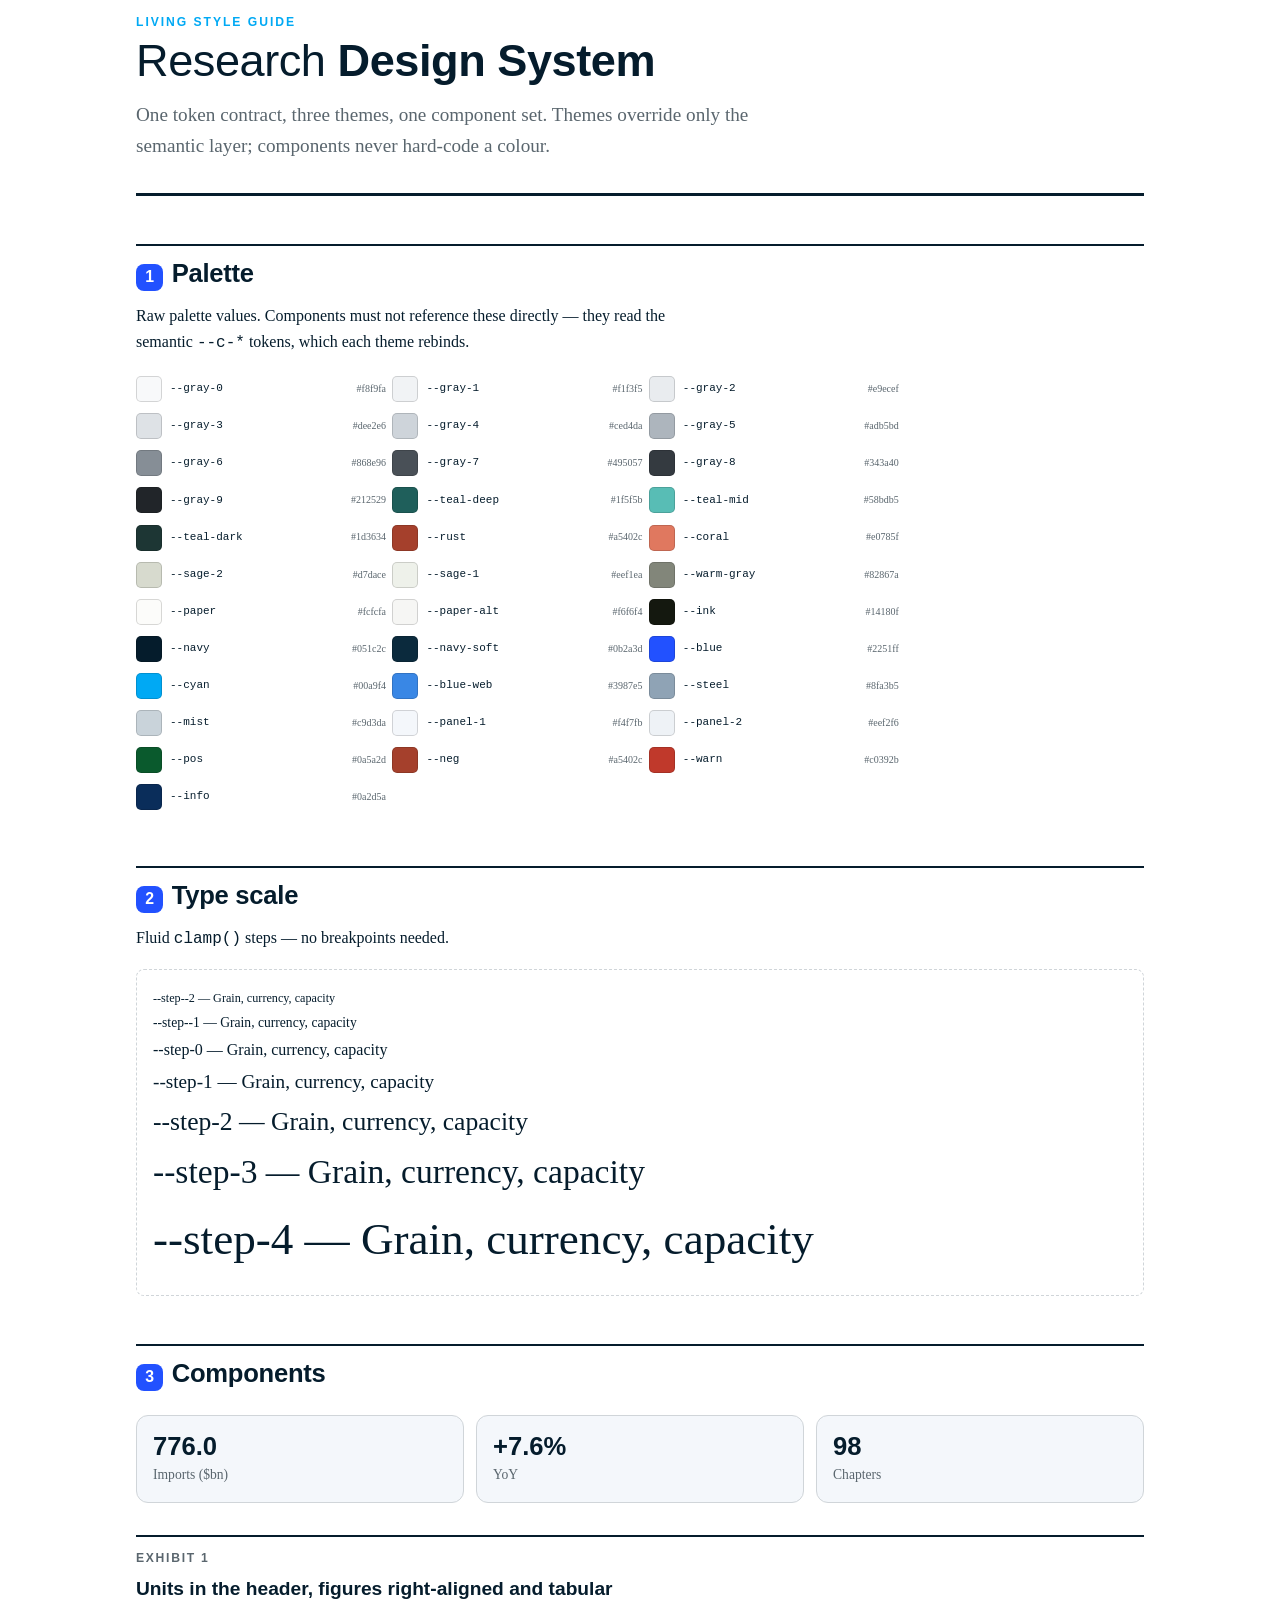
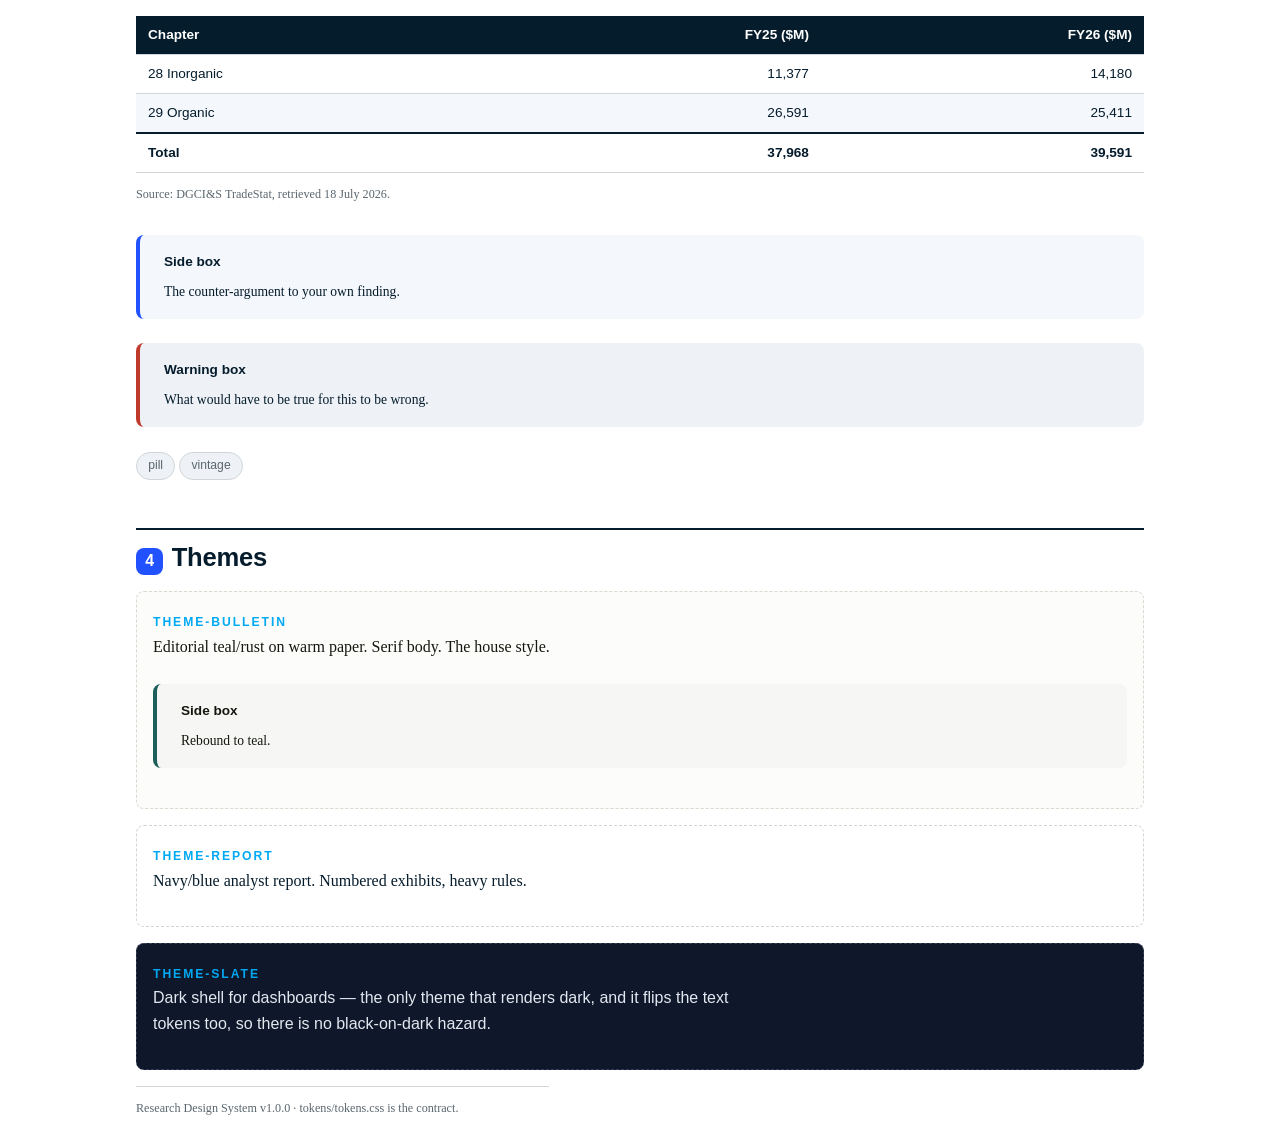
<file: docs/index.html>
<!doctype html>
<html lang="en"><head><meta charset="utf-8">
<meta name="viewport" content="width=device-width,initial-scale=1">
<title>Research Design System — style guide</title>
<link rel="stylesheet" href="../tokens/tokens.css">
<link rel="stylesheet" href="../themes/report.css">
<link rel="stylesheet" href="../themes/bulletin.css">
<link rel="stylesheet" href="../themes/slate.css">
<link rel="stylesheet" href="../components/components.css">
<style>
 .sw{display:inline-flex;align-items:center;gap:.5rem;width:250px;margin:.2rem .4rem .2rem 0;font-size:12px}
 .sw i{width:26px;height:26px;border-radius:5px;border:1px solid rgba(0,0,0,.15);flex:none}
 .sw code{font-size:11px} .sw small{color:var(--c-text-mut);font-size:10px;margin-left:auto}
 .demo{border:1px dashed var(--c-border);border-radius:8px;padding:1rem;margin:1rem 0}
</style></head>
<body class="rds theme-report"><div class="rds-wrap">
<header class="rds-masthead">
 <span class="rds-eyebrow">Living style guide</span>
 <h1>Research <strong>Design System</strong></h1>
 <p class="rds-dek">One token contract, three themes, one component set. Themes override only
 the semantic layer; components never hard-code a colour.</p>
</header>

<h2><span class="rds-num">1</span>Palette</h2>
<p>Raw palette values. Components must not reference these directly &mdash; they read the
semantic <code>--c-*</code> tokens, which each theme rebinds.</p>
<div><div class="sw"><i style="background:#f8f9fa"></i><code>--gray-0</code><small>#f8f9fa</small></div><div class="sw"><i style="background:#f1f3f5"></i><code>--gray-1</code><small>#f1f3f5</small></div><div class="sw"><i style="background:#e9ecef"></i><code>--gray-2</code><small>#e9ecef</small></div><div class="sw"><i style="background:#dee2e6"></i><code>--gray-3</code><small>#dee2e6</small></div><div class="sw"><i style="background:#ced4da"></i><code>--gray-4</code><small>#ced4da</small></div><div class="sw"><i style="background:#adb5bd"></i><code>--gray-5</code><small>#adb5bd</small></div><div class="sw"><i style="background:#868e96"></i><code>--gray-6</code><small>#868e96</small></div><div class="sw"><i style="background:#495057"></i><code>--gray-7</code><small>#495057</small></div><div class="sw"><i style="background:#343a40"></i><code>--gray-8</code><small>#343a40</small></div><div class="sw"><i style="background:#212529"></i><code>--gray-9</code><small>#212529</small></div><div class="sw"><i style="background:#1f5f5b"></i><code>--teal-deep</code><small>#1f5f5b</small></div><div class="sw"><i style="background:#58bdb5"></i><code>--teal-mid</code><small>#58bdb5</small></div><div class="sw"><i style="background:#1d3634"></i><code>--teal-dark</code><small>#1d3634</small></div><div class="sw"><i style="background:#a5402c"></i><code>--rust</code><small>#a5402c</small></div><div class="sw"><i style="background:#e0785f"></i><code>--coral</code><small>#e0785f</small></div><div class="sw"><i style="background:#d7dace"></i><code>--sage-2</code><small>#d7dace</small></div><div class="sw"><i style="background:#eef1ea"></i><code>--sage-1</code><small>#eef1ea</small></div><div class="sw"><i style="background:#82867a"></i><code>--warm-gray</code><small>#82867a</small></div><div class="sw"><i style="background:#fcfcfa"></i><code>--paper</code><small>#fcfcfa</small></div><div class="sw"><i style="background:#f6f6f4"></i><code>--paper-alt</code><small>#f6f6f4</small></div><div class="sw"><i style="background:#14180f"></i><code>--ink</code><small>#14180f</small></div><div class="sw"><i style="background:#051c2c"></i><code>--navy</code><small>#051c2c</small></div><div class="sw"><i style="background:#0b2a3d"></i><code>--navy-soft</code><small>#0b2a3d</small></div><div class="sw"><i style="background:#2251ff"></i><code>--blue</code><small>#2251ff</small></div><div class="sw"><i style="background:#00a9f4"></i><code>--cyan</code><small>#00a9f4</small></div><div class="sw"><i style="background:#3987e5"></i><code>--blue-web</code><small>#3987e5</small></div><div class="sw"><i style="background:#8fa3b5"></i><code>--steel</code><small>#8fa3b5</small></div><div class="sw"><i style="background:#c9d3da"></i><code>--mist</code><small>#c9d3da</small></div><div class="sw"><i style="background:#f4f7fb"></i><code>--panel-1</code><small>#f4f7fb</small></div><div class="sw"><i style="background:#eef2f6"></i><code>--panel-2</code><small>#eef2f6</small></div><div class="sw"><i style="background:#0a5a2d"></i><code>--pos</code><small>#0a5a2d</small></div><div class="sw"><i style="background:#a5402c"></i><code>--neg</code><small>#a5402c</small></div><div class="sw"><i style="background:#c0392b"></i><code>--warn</code><small>#c0392b</small></div><div class="sw"><i style="background:#0a2d5a"></i><code>--info</code><small>#0a2d5a</small></div></div>

<h2><span class="rds-num">2</span>Type scale</h2>
<p>Fluid <code>clamp()</code> steps &mdash; no breakpoints needed.</p>
<div class="demo"><p style="font-size:var(--step--2);margin:.2rem 0">--step--2 — Grain, currency, capacity</p><p style="font-size:var(--step--1);margin:.2rem 0">--step--1 — Grain, currency, capacity</p><p style="font-size:var(--step-0);margin:.2rem 0">--step-0 — Grain, currency, capacity</p><p style="font-size:var(--step-1);margin:.2rem 0">--step-1 — Grain, currency, capacity</p><p style="font-size:var(--step-2);margin:.2rem 0">--step-2 — Grain, currency, capacity</p><p style="font-size:var(--step-3);margin:.2rem 0">--step-3 — Grain, currency, capacity</p><p style="font-size:var(--step-4);margin:.2rem 0">--step-4 — Grain, currency, capacity</p></div>

<h2><span class="rds-num">3</span>Components</h2>
<div class="rds-stats">
 <div class="rds-stat"><span class="rds-stat-value">776.0</span><span class="rds-stat-label">Imports ($bn)</span></div>
 <div class="rds-stat"><span class="rds-stat-value">+7.6%</span><span class="rds-stat-label">YoY</span></div>
 <div class="rds-stat"><span class="rds-stat-value">98</span><span class="rds-stat-label">Chapters</span></div>
</div>
<figure class="rds-exhibit">
 <div class="rds-exhibit-lab">Exhibit 1</div>
 <div class="rds-exhibit-title">Units in the header, figures right-aligned and tabular</div>
 <div class="rds-table-wrap"><table class="rds-table">
  <thead><tr><th>Chapter</th><th class="num">FY25 ($M)</th><th class="num">FY26 ($M)</th></tr></thead>
  <tbody><tr><td>28 Inorganic</td><td class="num">11,377</td><td class="num">14,180</td></tr>
  <tr><td>29 Organic</td><td class="num">26,591</td><td class="num">25,411</td></tr>
  <tr class="total"><td>Total</td><td class="num">37,968</td><td class="num">39,591</td></tr></tbody>
 </table></div>
 <figcaption class="rds-note">Source: DGCI&amp;S TradeStat, retrieved 18 July 2026.</figcaption>
</figure>
<div class="rds-side"><span class="h">Side box</span>The counter-argument to your own finding.</div>
<div class="rds-warn"><span class="h">Warning box</span>What would have to be true for this to be wrong.</div>
<p><span class="rds-pill">pill</span> <span class="rds-pill">vintage</span></p>

<h2><span class="rds-num">4</span>Themes</h2>
<div class="demo rds theme-bulletin" style="background:var(--c-bg);color:var(--c-text)">
 <span class="rds-eyebrow">theme-bulletin</span>
 <p>Editorial teal/rust on warm paper. Serif body. The house style.</p>
 <div class="rds-side"><span class="h">Side box</span>Rebound to teal.</div>
</div>
<div class="demo rds theme-report">
 <span class="rds-eyebrow">theme-report</span>
 <p>Navy/blue analyst report. Numbered exhibits, heavy rules.</p>
</div>
<div class="demo rds theme-slate" style="background:var(--c-bg);color:var(--c-text)">
 <span class="rds-eyebrow">theme-slate</span>
 <p>Dark shell for dashboards &mdash; the only theme that renders dark, and it flips the
 text tokens too, so there is no black-on-dark hazard.</p>
</div>

<p class="rds-source">Research Design System v1.0.0 &middot; tokens/tokens.css is the contract.</p>
</div></body></html>
</file>
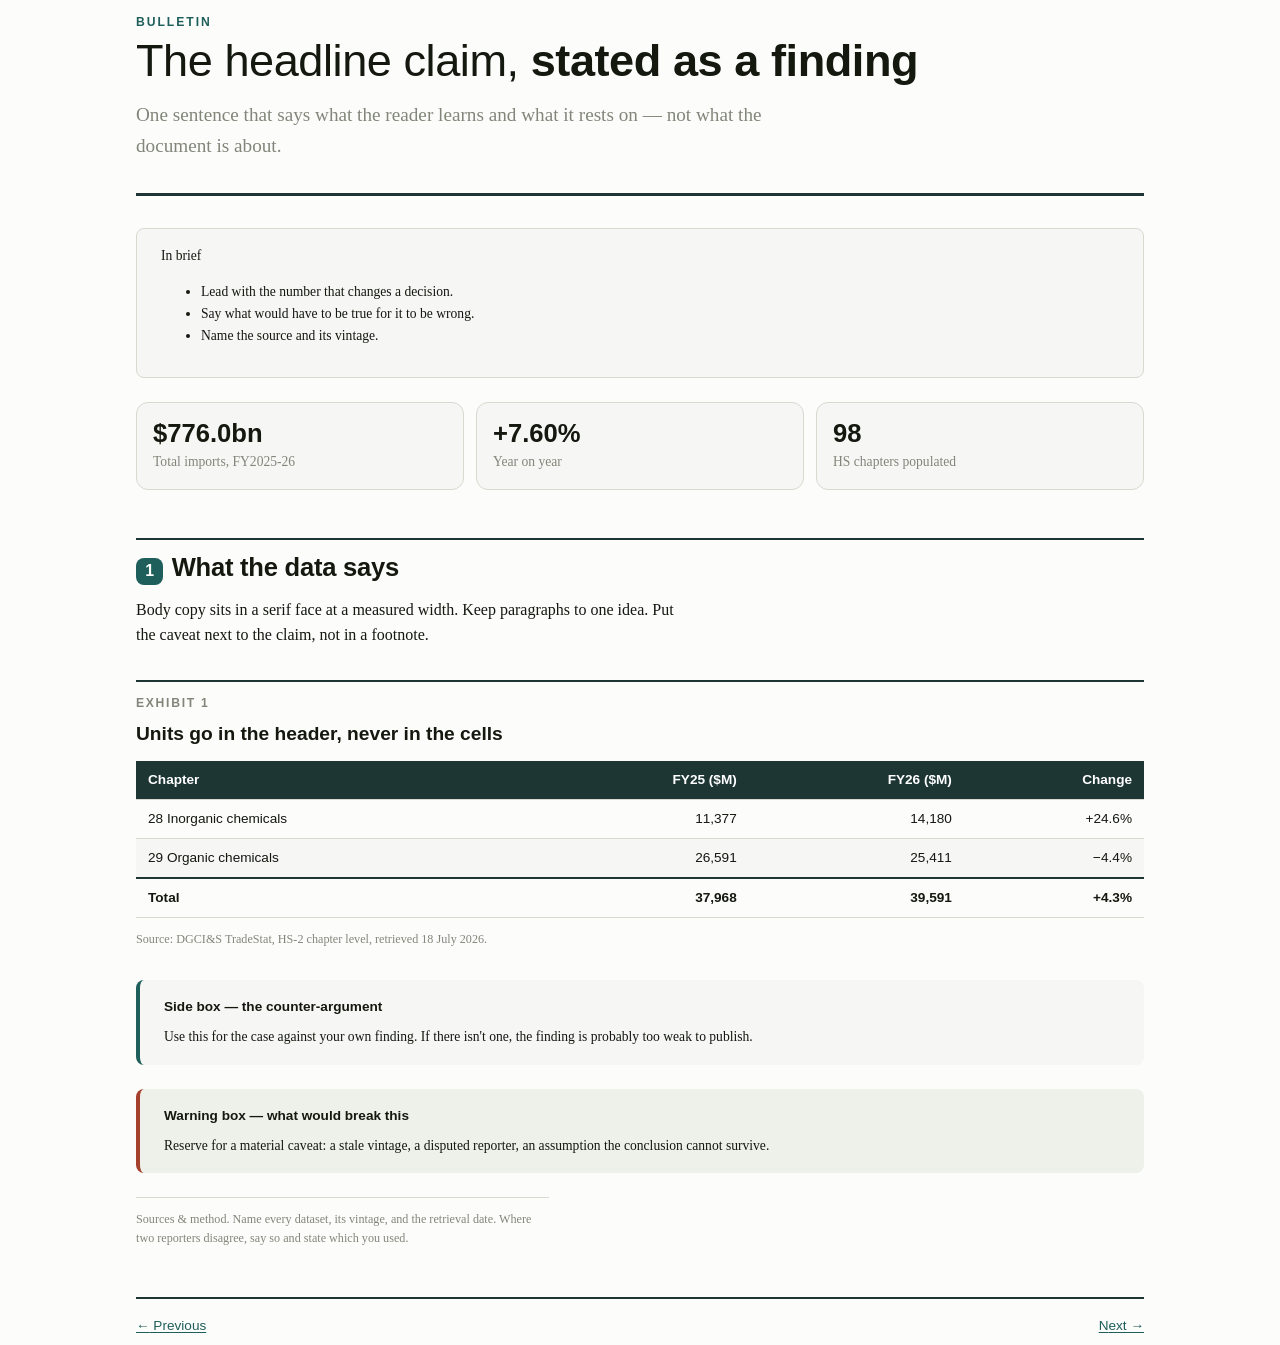
<file: templates/bulletin.html>
<!doctype html>
<html lang="en">
<head>
<meta charset="utf-8">
<meta name="viewport" content="width=device-width,initial-scale=1">
<title>Bulletin template — Research Design System</title>
<link rel="stylesheet" href="../tokens/tokens.css">
<link rel="stylesheet" href="../themes/bulletin.css">
<link rel="stylesheet" href="../components/components.css">
<link rel="stylesheet" href="../print/print.css" media="print">
</head>
<body class="rds theme-bulletin">
<div class="rds-wrap">

  <header class="rds-masthead">
    <span class="rds-eyebrow">Bulletin</span>
    <h1>The headline claim, <strong>stated as a finding</strong></h1>
    <p class="rds-dek">One sentence that says what the reader learns and what it rests on —
      not what the document is about.</p>
  </header>

  <div class="rds-card">
    <span class="h">In brief</span>
    <ul>
      <li>Lead with the number that changes a decision.</li>
      <li>Say what would have to be true for it to be wrong.</li>
      <li>Name the source and its vintage.</li>
    </ul>
  </div>

  <div class="rds-stats">
    <div class="rds-stat"><span class="rds-stat-value">$776.0bn</span><span class="rds-stat-label">Total imports, FY2025-26</span></div>
    <div class="rds-stat"><span class="rds-stat-value">+7.60%</span><span class="rds-stat-label">Year on year</span></div>
    <div class="rds-stat"><span class="rds-stat-value">98</span><span class="rds-stat-label">HS chapters populated</span></div>
  </div>

  <h2><span class="rds-num">1</span>What the data says</h2>
  <p>Body copy sits in a serif face at a measured width. Keep paragraphs to one idea.
    Put the caveat next to the claim, not in a footnote.</p>

  <!-- Numbered exhibit: label, title, content, then a source note. Always sourced. -->
  <figure class="rds-exhibit">
    <div class="rds-exhibit-lab">Exhibit 1</div>
    <div class="rds-exhibit-title">Units go in the header, never in the cells</div>
    <div class="rds-table-wrap">
      <table class="rds-table">
        <thead><tr><th>Chapter</th><th class="num">FY25 ($M)</th><th class="num">FY26 ($M)</th><th class="num">Change</th></tr></thead>
        <tbody>
          <tr><td>28 Inorganic chemicals</td><td class="num">11,377</td><td class="num">14,180</td><td class="num">+24.6%</td></tr>
          <tr><td>29 Organic chemicals</td><td class="num">26,591</td><td class="num">25,411</td><td class="num">&minus;4.4%</td></tr>
          <tr class="total"><td>Total</td><td class="num">37,968</td><td class="num">39,591</td><td class="num">+4.3%</td></tr>
        </tbody>
      </table>
    </div>
    <figcaption class="rds-note">Source: DGCI&amp;S TradeStat, HS-2 chapter level, retrieved 18 July 2026.</figcaption>
  </figure>

  <div class="rds-side">
    <span class="h">Side box — the counter-argument</span>
    Use this for the case against your own finding. If there isn't one, the finding is probably too weak to publish.
  </div>

  <div class="rds-warn">
    <span class="h">Warning box — what would break this</span>
    Reserve for a material caveat: a stale vintage, a disputed reporter, an assumption the conclusion cannot survive.
  </div>

  <p class="rds-source">Sources &amp; method. Name every dataset, its vintage, and the retrieval date.
    Where two reporters disagree, say so and state which you used.</p>

  <nav class="rds-pager">
    <a href="#">&larr;&nbsp;Previous</a>
    <a href="#">Next&nbsp;&rarr;</a>
  </nav>

</div>
<span id="pgtotal"></span>
</body>
</html>
</file>
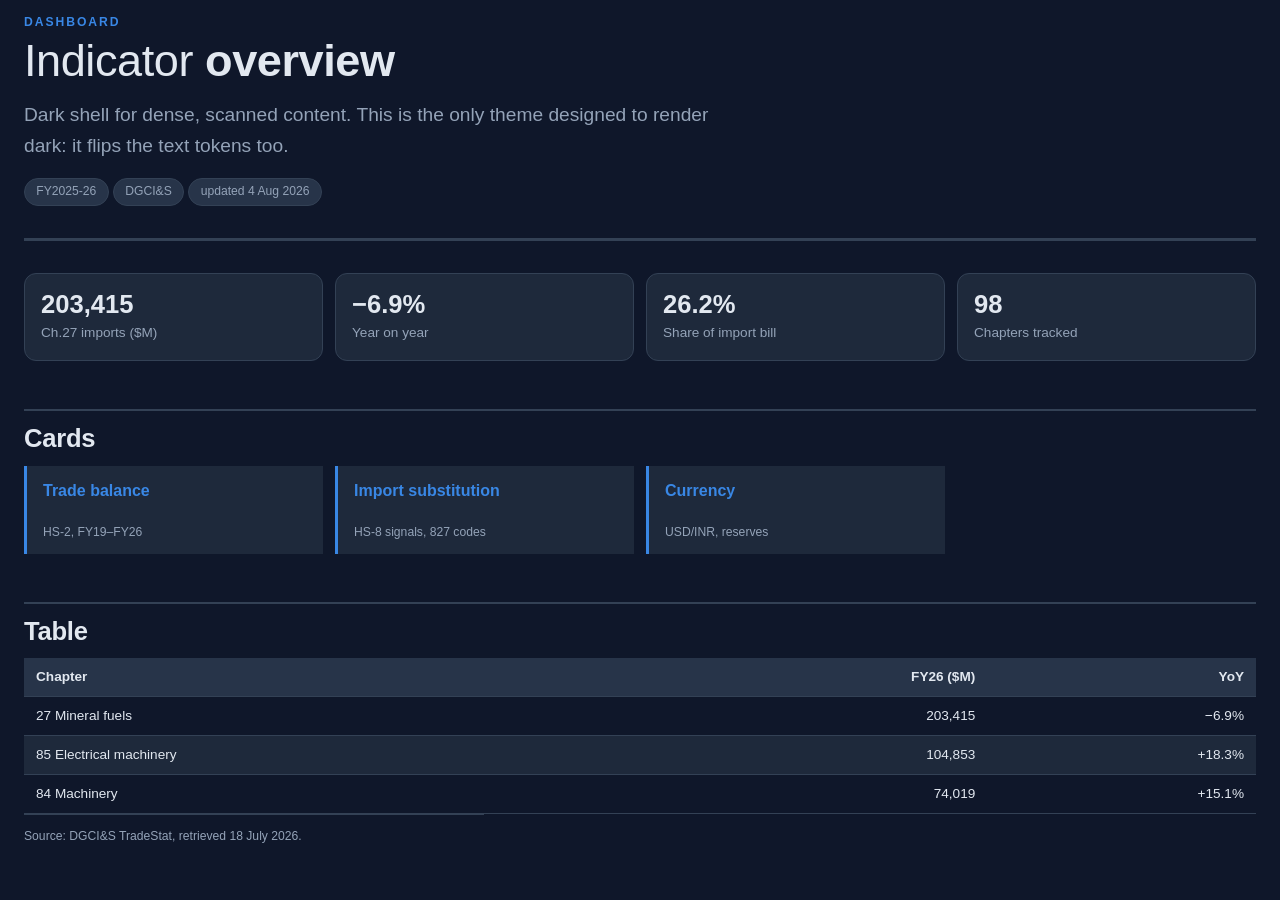
<file: templates/dashboard.html>
<!doctype html>
<html lang="en" data-theme="dark">
<head>
<meta charset="utf-8">
<meta name="viewport" content="width=device-width,initial-scale=1">
<title>Dashboard template — Research Design System</title>
<link rel="stylesheet" href="../tokens/tokens.css">
<link rel="stylesheet" href="../themes/slate.css">
<link rel="stylesheet" href="../components/components.css">
</head>
<body class="rds theme-slate">
<div class="rds-wrap rds-wrap--wide">
  <header class="rds-masthead">
    <span class="rds-eyebrow">Dashboard</span>
    <h1>Indicator <strong>overview</strong></h1>
    <p class="rds-dek">Dark shell for dense, scanned content. This is the only theme
      designed to render dark: it flips the text tokens too.</p>
    <p><span class="rds-pill">FY2025-26</span> <span class="rds-pill">DGCI&amp;S</span>
       <span class="rds-pill">updated 4 Aug 2026</span></p>
  </header>

  <div class="rds-stats">
    <div class="rds-stat"><span class="rds-stat-value">203,415</span><span class="rds-stat-label">Ch.27 imports ($M)</span></div>
    <div class="rds-stat"><span class="rds-stat-value">&minus;6.9%</span><span class="rds-stat-label">Year on year</span></div>
    <div class="rds-stat"><span class="rds-stat-value">26.2%</span><span class="rds-stat-label">Share of import bill</span></div>
    <div class="rds-stat"><span class="rds-stat-value">98</span><span class="rds-stat-label">Chapters tracked</span></div>
  </div>

  <h2>Cards</h2>
  <div class="rds-grid">
    <a class="rds-item" href="#"><span><strong>Trade balance</strong></span><span class="rds-note">HS-2, FY19&ndash;FY26</span></a>
    <a class="rds-item" href="#"><span><strong>Import substitution</strong></span><span class="rds-note">HS-8 signals, 827 codes</span></a>
    <a class="rds-item" href="#"><span><strong>Currency</strong></span><span class="rds-note">USD/INR, reserves</span></a>
  </div>

  <h2>Table</h2>
  <div class="rds-table-wrap">
    <table class="rds-table">
      <thead><tr><th>Chapter</th><th class="num">FY26 ($M)</th><th class="num">YoY</th></tr></thead>
      <tbody>
        <tr><td>27 Mineral fuels</td><td class="num">203,415</td><td class="num">&minus;6.9%</td></tr>
        <tr><td>85 Electrical machinery</td><td class="num">104,853</td><td class="num">+18.3%</td></tr>
        <tr><td>84 Machinery</td><td class="num">74,019</td><td class="num">+15.1%</td></tr>
      </tbody>
    </table>
  </div>

  <p class="rds-source">Source: DGCI&amp;S TradeStat, retrieved 18 July 2026.</p>
</div>
</body>
</html>
</file>
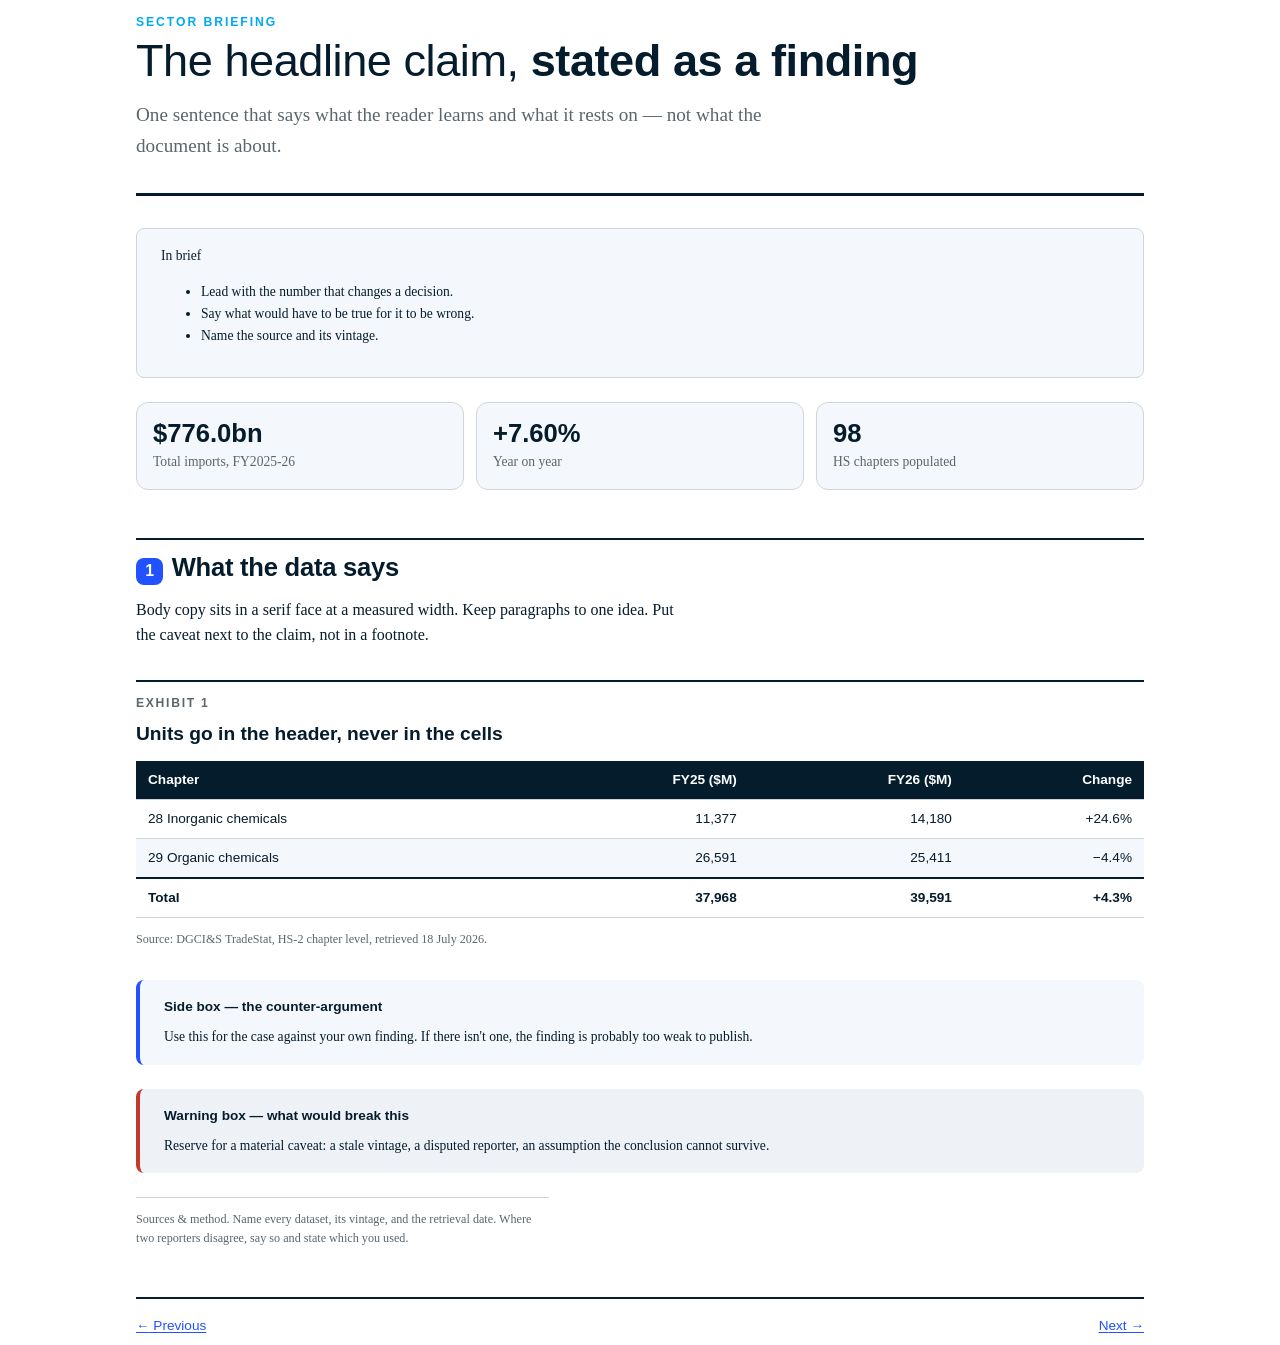
<file: templates/report.html>
<!doctype html>
<html lang="en">
<head>
<meta charset="utf-8">
<meta name="viewport" content="width=device-width,initial-scale=1">
<title>Report template — Research Design System</title>
<link rel="stylesheet" href="../tokens/tokens.css">
<link rel="stylesheet" href="../themes/report.css">
<link rel="stylesheet" href="../components/components.css">
<link rel="stylesheet" href="../print/print.css" media="print">
</head>
<body class="rds theme-report">
<div class="rds-wrap">

  <header class="rds-masthead">
    <span class="rds-eyebrow">Sector briefing</span>
    <h1>The headline claim, <strong>stated as a finding</strong></h1>
    <p class="rds-dek">One sentence that says what the reader learns and what it rests on —
      not what the document is about.</p>
  </header>

  <div class="rds-card">
    <span class="h">In brief</span>
    <ul>
      <li>Lead with the number that changes a decision.</li>
      <li>Say what would have to be true for it to be wrong.</li>
      <li>Name the source and its vintage.</li>
    </ul>
  </div>

  <div class="rds-stats">
    <div class="rds-stat"><span class="rds-stat-value">$776.0bn</span><span class="rds-stat-label">Total imports, FY2025-26</span></div>
    <div class="rds-stat"><span class="rds-stat-value">+7.60%</span><span class="rds-stat-label">Year on year</span></div>
    <div class="rds-stat"><span class="rds-stat-value">98</span><span class="rds-stat-label">HS chapters populated</span></div>
  </div>

  <h2><span class="rds-num">1</span>What the data says</h2>
  <p>Body copy sits in a serif face at a measured width. Keep paragraphs to one idea.
    Put the caveat next to the claim, not in a footnote.</p>

  <!-- Numbered exhibit: label, title, content, then a source note. Always sourced. -->
  <figure class="rds-exhibit">
    <div class="rds-exhibit-lab">Exhibit 1</div>
    <div class="rds-exhibit-title">Units go in the header, never in the cells</div>
    <div class="rds-table-wrap">
      <table class="rds-table">
        <thead><tr><th>Chapter</th><th class="num">FY25 ($M)</th><th class="num">FY26 ($M)</th><th class="num">Change</th></tr></thead>
        <tbody>
          <tr><td>28 Inorganic chemicals</td><td class="num">11,377</td><td class="num">14,180</td><td class="num">+24.6%</td></tr>
          <tr><td>29 Organic chemicals</td><td class="num">26,591</td><td class="num">25,411</td><td class="num">&minus;4.4%</td></tr>
          <tr class="total"><td>Total</td><td class="num">37,968</td><td class="num">39,591</td><td class="num">+4.3%</td></tr>
        </tbody>
      </table>
    </div>
    <figcaption class="rds-note">Source: DGCI&amp;S TradeStat, HS-2 chapter level, retrieved 18 July 2026.</figcaption>
  </figure>

  <div class="rds-side">
    <span class="h">Side box — the counter-argument</span>
    Use this for the case against your own finding. If there isn't one, the finding is probably too weak to publish.
  </div>

  <div class="rds-warn">
    <span class="h">Warning box — what would break this</span>
    Reserve for a material caveat: a stale vintage, a disputed reporter, an assumption the conclusion cannot survive.
  </div>

  <p class="rds-source">Sources &amp; method. Name every dataset, its vintage, and the retrieval date.
    Where two reporters disagree, say so and state which you used.</p>

  <nav class="rds-pager">
    <a href="#">&larr;&nbsp;Previous</a>
    <a href="#">Next&nbsp;&rarr;</a>
  </nav>

</div>
<span id="pgtotal"></span>
</body>
</html>
</file>
<file: tokens/tokens.css>
/* ============================================================================
   tokens.css — the single token contract
   Every theme in themes/ redefines ONLY the semantic layer below.
   Components in components/ read semantic tokens exclusively, never raw hex.
   ============================================================================ */

:root {
  /* ---- Palette: neutrals (Open Color gray ramp, already in use across repos) */
  --gray-0:#f8f9fa; --gray-1:#f1f3f5; --gray-2:#e9ecef; --gray-3:#dee2e6;
  --gray-4:#ced4da; --gray-5:#adb5bd; --gray-6:#868e96; --gray-7:#495057;
  --gray-8:#343a40; --gray-9:#212529;

  /* ---- Palette: editorial (the dominant blog family) */
  --teal-deep:#1f5f5b;  --teal-mid:#58bdb5;  --teal-dark:#1d3634;
  --rust:#a5402c;       --coral:#e0785f;
  --sage-2:#d7dace;     --sage-1:#eef1ea;    --warm-gray:#82867a;
  --paper:#fcfcfa;      --paper-alt:#f6f6f4; --ink:#14180f;

  /* ---- Palette: report (navy/blue, used by the flagship long-form reports) */
  --navy:#051c2c; --navy-soft:#0b2a3d; --blue:#2251ff; --cyan:#00a9f4;
  --blue-web:#3987e5; --steel:#8fa3b5; --mist:#c9d3da;
  --panel-1:#f4f7fb; --panel-2:#eef2f6;

  /* ---- Palette: status */
  --pos:#0a5a2d; --neg:#a5402c; --warn:#c0392b; --info:#0a2d5a;

  /* ---- Type: two stacks. Serif for reading, sans for UI/labels, mono for figures */
  --font-serif:Georgia,'Times New Roman',serif;
  --font-sans:-apple-system,BlinkMacSystemFont,'Segoe UI',Roboto,Arial,sans-serif;
  --font-mono:ui-monospace,SFMono-Regular,Menlo,Consolas,monospace;
  --font-body:var(--font-serif);
  --font-display:var(--font-sans);

  /* ---- Fluid type scale (Utopia-style clamp; no media queries needed) */
  --step--2:clamp(.70rem,.68rem + .10vw,.76rem);
  --step--1:clamp(.78rem,.75rem + .15vw,.85rem);
  --step-0 :clamp(.92rem,.88rem + .20vw,1.00rem);
  --step-1 :clamp(1.05rem,1.00rem + .30vw,1.20rem);
  --step-2 :clamp(1.30rem,1.20rem + .50vw,1.60rem);
  --step-3 :clamp(1.60rem,1.40rem + .90vw,2.10rem);
  --step-4 :clamp(2.00rem,1.70rem + 1.40vw,2.90rem);

  /* ---- Space, radius, elevation */
  --sp-1:.25rem; --sp-2:.5rem; --sp-3:.75rem; --sp-4:1rem;
  --sp-5:1.5rem; --sp-6:2rem;  --sp-7:3rem;   --sp-8:4rem;
  --radius:12px; --radius-sm:8px; --radius-pill:999px;
  --shadow-1:0 1px 2px rgba(0,0,0,.04);
  --shadow-2:0 2px 8px rgba(0,0,0,.06);

  /* ---- Layout */
  --measure:68ch;        /* optimal reading width  */
  --wrap:1040px;         /* standard page column   */
  --wrap-wide:1320px;    /* wide/dashboard column  */

  /* ---- Semantic layer — THE CONTRACT. Themes override only these. */
  --c-bg:#fff;
  --c-surface:var(--gray-0);
  --c-surface-2:var(--gray-1);
  --c-border:var(--gray-3);
  --c-text:var(--gray-9);
  --c-text-mut:var(--gray-6);
  --c-accent:var(--teal-deep);
  --c-accent-soft:var(--teal-mid);
  --c-on-accent:#fff;
  --c-rule:var(--gray-9);       /* heavy top-rules on exhibits/sections */
  --c-pos:var(--pos);
  --c-neg:var(--neg);
}

/* Dark mode is OPT-IN, never automatic.
   A previous `prefers-color-scheme:dark` block flipped surface tokens dark while
   published text stayed force-black, producing invisible black-on-dark copy.
   Opt in explicitly with <html data-theme="dark"> and only where you have
   verified the text tokens flip too. */
:root[data-theme="dark"]{
  --c-bg:#0f172a; --c-surface:#1e293b; --c-surface-2:#273449;
  --c-border:#334155; --c-text:#e2e8f0; --c-text-mut:#94a3b8;
  --c-accent:var(--blue-web); --c-on-accent:#fff; --c-rule:#334155;
}
</file>
<file: themes/report.css>
/* report.css — navy/blue long-form analyst report.
   Sans display, generous rules, numbered exhibits. Used by flagship reports. */
.rds.theme-report{
  --c-bg:#fff;
  --c-surface:var(--panel-1);
  --c-surface-2:var(--panel-2);
  --c-border:#d0d5d9;
  --c-text:var(--navy);
  --c-text-mut:#5a666e;
  --c-accent:var(--blue);
  --c-accent-soft:var(--cyan);
  --c-on-accent:#fff;
  --c-rule:var(--navy);
  --c-neg:var(--warn);
  --font-body:var(--font-serif);
  --font-display:var(--font-sans);
}
/* Report exhibits carry a heavier top rule and a cyan kicker. */
.rds.theme-report .rds-exhibit{border-top-width:2px}
.rds.theme-report .rds-eyebrow{color:var(--cyan)}
</file>
<file: themes/bulletin.css>
/* bulletin.css — editorial teal/rust. The dominant house style across the blog.
   Serif body, warm paper ground, rust for alerts. Light only. */
.rds.theme-bulletin{
  --c-bg:var(--paper);
  --c-surface:var(--paper-alt);
  --c-surface-2:var(--sage-1);
  --c-border:var(--sage-2);
  --c-text:var(--ink);
  --c-text-mut:var(--warm-gray);
  --c-accent:var(--teal-deep);
  --c-accent-soft:var(--teal-mid);
  --c-on-accent:#fff;
  --c-rule:var(--teal-dark);
  --c-neg:var(--rust);
  --font-body:var(--font-serif);
}
</file>
<file: themes/slate.css>
/* slate.css — dark repo-site / dashboard shell.
   The ONLY theme intended to render dark; it flips text tokens too, so there is
   no black-on-dark hazard. Apply with <html data-theme="dark"> for full effect. */
.rds.theme-slate{
  --c-bg:#0f172a;
  --c-surface:#1e293b;
  --c-surface-2:#273449;
  --c-border:#334155;
  --c-text:#e2e8f0;
  --c-text-mut:#94a3b8;
  --c-accent:var(--blue-web);
  --c-accent-soft:#7dd3fc;
  --c-on-accent:#fff;
  --c-rule:#334155;
  --c-pos:#22c55e;
  --c-neg:#f59e0b;
  --font-body:var(--font-sans);
}
.rds.theme-slate .rds-table thead th{background:var(--c-surface-2);color:var(--c-text)}
</file>
<file: components/components.css>
/* ============================================================================
   components.css — reads semantic tokens only. Never hard-code a hex here.
   Requires tokens.css and one theme from themes/.
   ============================================================================ */

/* ---- Base -------------------------------------------------------------- */
.rds{font-family:var(--font-body);color:var(--c-text);background:var(--c-bg);
     font-size:var(--step-0);line-height:1.62;-webkit-text-size-adjust:100%}
.rds *,.rds *::before,.rds *::after{box-sizing:border-box}
.rds p{margin:0 0 var(--sp-4);max-width:var(--measure)}
.rds a{color:var(--c-accent);text-underline-offset:2px}
.rds-wrap{max-width:var(--wrap);margin-inline:auto;padding-inline:var(--sp-4)}
.rds-wrap--wide{max-width:var(--wrap-wide)}

/* Kill inherited drop-caps. Blogger themes apply ::first-letter to post bodies,
   which enlarged the leading character of every block — including a bare "←",
   which then read as a broken button. */
.rds ::first-letter{font-size:inherit!important;float:none!important;
  line-height:inherit!important;font-weight:inherit!important;margin:0!important}

/* ---- Headings ---------------------------------------------------------- */
.rds h1,.rds h2,.rds h3{font-family:var(--font-display);color:var(--c-text);
  letter-spacing:-.01em;line-height:1.18;margin:0 0 var(--sp-3)}
.rds h1{font-size:var(--step-4);font-weight:300}
.rds h1 strong{font-weight:700}
.rds h2{font-size:var(--step-2);font-weight:700;
  border-top:2px solid var(--c-rule);padding-top:var(--sp-3);margin-top:var(--sp-7)}
.rds h3{font-size:var(--step-1);font-weight:600;margin-top:var(--sp-5)}

/* Numbered section badge: <h2><span class="rds-num">3</span>Title</h2> */
.rds-num{display:inline-flex;align-items:center;justify-content:center;
  min-width:1.7em;height:1.7em;margin-right:.55em;border-radius:var(--radius-sm);
  background:var(--c-accent);color:var(--c-on-accent);
  font-size:.62em;font-weight:700;font-variant-numeric:tabular-nums}

/* ---- Eyebrow / dek / masthead ------------------------------------------ */
.rds-eyebrow{font-family:var(--font-display);font-size:var(--step--2);
  letter-spacing:.16em;text-transform:uppercase;font-weight:700;color:var(--c-accent)}
.rds-dek{font-size:var(--step-1);color:var(--c-text-mut);font-weight:300;
  max-width:var(--measure);margin:0 0 var(--sp-5)}
.rds-masthead{border-bottom:3px solid var(--c-rule);padding-bottom:var(--sp-4);
  margin-bottom:var(--sp-6)}

/* ---- Stat row ---------------------------------------------------------- */
.rds-stats{display:grid;grid-template-columns:repeat(auto-fit,minmax(150px,1fr));
  gap:var(--sp-3);margin:var(--sp-5) 0}
.rds-stat{background:var(--c-surface);border:1px solid var(--c-border);
  border-radius:var(--radius);padding:var(--sp-4)}
.rds-stat-value{display:block;font-family:var(--font-display);font-size:var(--step-2);
  font-weight:700;color:var(--c-text);font-variant-numeric:tabular-nums;line-height:1.1}
.rds-stat-label{display:block;margin-top:var(--sp-1);font-size:var(--step--1);
  color:var(--c-text-mut)}

/* ---- Exhibit (numbered figure/table block) ------------------------------ */
.rds-exhibit{border-top:2px solid var(--c-rule);padding-top:var(--sp-3);
  margin:var(--sp-6) 0}
.rds-exhibit-lab{font-family:var(--font-display);font-size:var(--step--2);
  letter-spacing:.14em;text-transform:uppercase;font-weight:700;color:var(--c-text-mut)}
.rds-exhibit-title{font-family:var(--font-display);font-size:var(--step-1);
  font-weight:700;margin:var(--sp-1) 0 var(--sp-3)}
.rds-note{font-size:var(--step--2);color:var(--c-text-mut);line-height:1.5;
  margin-top:var(--sp-3)}

/* ---- Table ------------------------------------------------------------- */
.rds-table-wrap{overflow-x:auto;-webkit-overflow-scrolling:touch}
.rds-table{border-collapse:collapse;width:100%;font-family:var(--font-display);
  font-size:var(--step--1)}
.rds-table thead th{background:var(--c-rule);color:var(--c-on-accent);text-align:left;
  padding:var(--sp-2) var(--sp-3);white-space:nowrap;font-weight:600}
.rds-table td,.rds-table th{padding:var(--sp-2) var(--sp-3);
  border-bottom:1px solid var(--c-border);vertical-align:top}
.rds-table tbody tr:nth-child(even){background:var(--c-surface)}
/* Units belong in the header, not in every cell. */
.rds-table .num{text-align:right;font-variant-numeric:tabular-nums;white-space:nowrap}
.rds-table tr.total td{border-top:2px solid var(--c-rule);font-weight:700}

/* ---- Callouts ---------------------------------------------------------- */
.rds-side,.rds-warn,.rds-card{border-radius:var(--radius-sm);
  padding:var(--sp-4) var(--sp-5);margin:var(--sp-5) 0;font-size:var(--step--1)}
.rds-side{background:var(--c-surface);border-left:4px solid var(--c-accent)}
.rds-warn{background:var(--c-surface-2);border-left:4px solid var(--c-neg)}
.rds-card{background:var(--c-surface);border:1px solid var(--c-border)}
.rds-side .h,.rds-warn .h{display:block;font-family:var(--font-display);
  font-weight:700;margin-bottom:var(--sp-2);color:var(--c-text)}

/* ---- Card grid --------------------------------------------------------- */
.rds-grid{display:grid;grid-template-columns:repeat(auto-fill,minmax(280px,1fr));
  gap:var(--sp-3)}
.rds-item{display:flex;flex-direction:column;justify-content:space-between;gap:var(--sp-2);
  background:var(--c-surface);border-left:3px solid var(--c-accent);
  padding:var(--sp-3) var(--sp-4);text-decoration:none;min-height:88px;
  transition:background .15s,border-color .15s}
.rds-item:hover{background:var(--c-surface-2);border-left-color:var(--c-accent-soft)}

/* ---- Pills & tags ------------------------------------------------------ */
.rds-pill{display:inline-block;background:var(--c-surface-2);border:1px solid var(--c-border);
  border-radius:var(--radius-pill);padding:.2rem .7rem;font-family:var(--font-display);
  font-size:var(--step--2);color:var(--c-text-mut)}

/* ---- Pager ------------------------------------------------------------- */
.rds-pager{display:flex;justify-content:space-between;gap:var(--sp-3);
  border-top:2px solid var(--c-rule);margin-top:var(--sp-7);padding-top:var(--sp-4);
  font-family:var(--font-display);font-size:var(--step--1)}

/* ---- Source line / colophon -------------------------------------------- */
.rds-source{font-size:var(--step--2);color:var(--c-text-mut);
  border-top:1px solid var(--c-border);margin-top:var(--sp-6);padding-top:var(--sp-3)}

/* ---- Charts: SVG inherits type + colour, and never overflows ------------ */
.rds svg{max-width:100%;height:auto;font-family:var(--font-display)}

/* ---- Responsive -------------------------------------------------------- */
@media (max-width:640px){
  .rds-grid{grid-template-columns:1fr}
  .rds-side,.rds-warn,.rds-card{padding:var(--sp-3) var(--sp-4)}
}
</file>
<file: print/print.css>
/* print.css — A4 / WeasyPrint. Load AFTER tokens + theme.
   Carries two fixes that cost real debugging time; do not "simplify" them. */
@page{
  size:A4; margin:16mm 13mm 15mm 13mm;
  @top-left{content:string(sectiontitle);font-family:Helvetica,Arial,sans-serif;
    font-size:7pt;letter-spacing:.06em;text-transform:uppercase;color:#82867a}
  @bottom-right{content:counter(page) " / " string(totalpages);
    font-family:Helvetica,Arial,sans-serif;font-size:8pt;color:#82867a;
    font-variant-numeric:tabular-nums}
}
h1{string-set:sectiontitle content()}

/* FIX 1 — blank first page.
   The span that feeds the page total must be absolutely positioned. Left in
   normal flow it opens a line box before the flex container and emits a blank
   leading page. */
#pgtotal{string-set:totalpages content();position:absolute;
  width:0;height:0;overflow:hidden;color:transparent}

/* FIX 2 — infinite layout loop.
   Do NOT force display:block on flex containers here. WeasyPrint hangs
   (observed: 6 hours) on some documents when a flex parent is re-flowed to
   block mid-pagination. Keep them flex and adjust gap/width instead. */
html{background:#fff}
.rds{background:#fff!important;color:#000}
.rds-side,.rds-warn,.rds-card,.rds-exhibit,.rds-table{break-inside:avoid}
.rds h2,.rds h3{break-after:avoid}
.rds-table thead{display:table-header-group}
.rds a{color:#000;text-decoration:none}
.rds a[href^="http"]::after{content:" (" attr(href) ")";font-size:7pt;color:#82867a}
.rds-pager,.rds-nav,.no-print{display:none!important}
</file>
